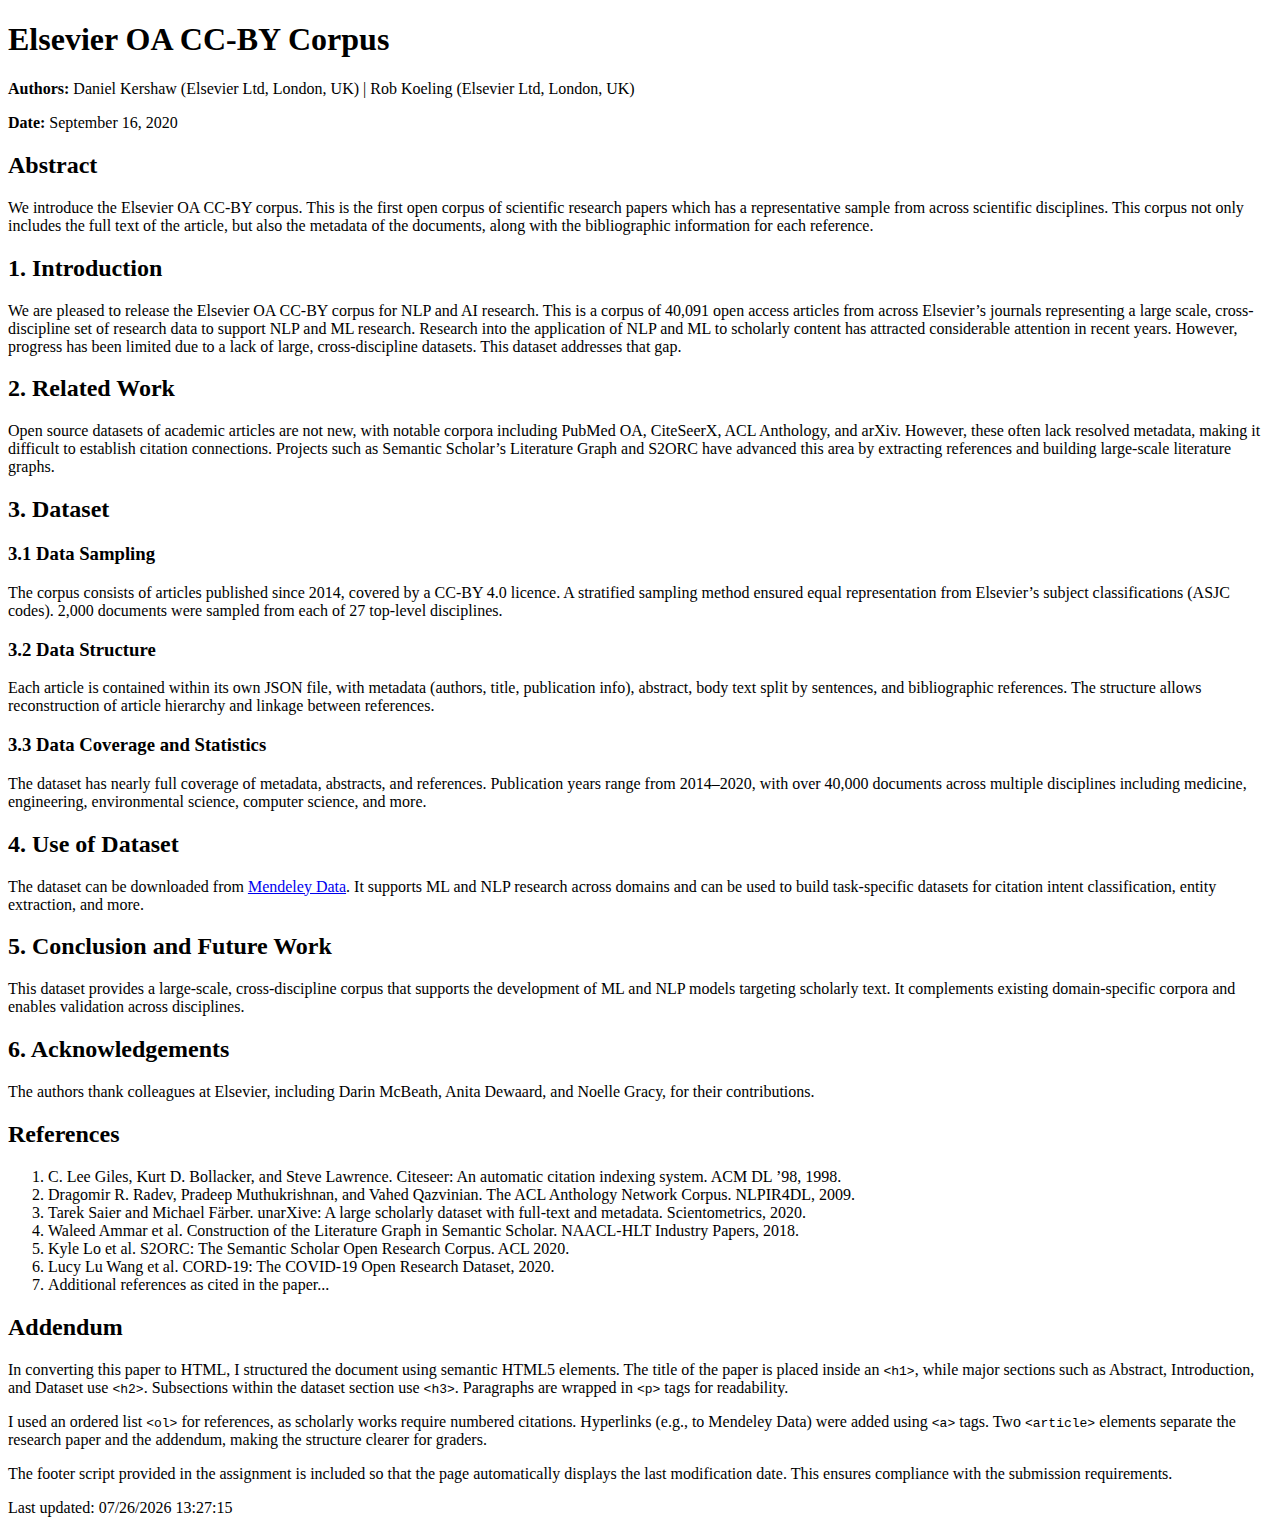
<file: lab-2/index.html>
<!DOCTYPE html>
<html lang="en">
<head>
    <meta charset="UTF-8">
    <meta name="viewport" content="width=device-width, initial-scale=1.0">
    <title>Elsevier OA CC-BY Corpus - HTML Conversion</title>
</head>
<body>
    <!-- Main Research Paper -->
    <article>
        <h1>Elsevier OA CC-BY Corpus</h1>
        <p><strong>Authors:</strong> Daniel Kershaw (Elsevier Ltd, London, UK) | Rob Koeling (Elsevier Ltd, London, UK)</p>
        <p><strong>Date:</strong> September 16, 2020</p>

        <h2>Abstract</h2>
        <p>
            We introduce the Elsevier OA CC-BY corpus. This is the first open corpus of scientific research papers 
            which has a representative sample from across scientific disciplines. This corpus not only includes 
            the full text of the article, but also the metadata of the documents, along with the bibliographic 
            information for each reference.
        </p>

        <h2>1. Introduction</h2>
        <p>
            We are pleased to release the Elsevier OA CC-BY corpus for NLP and AI research. This is a corpus of 
            40,091 open access articles from across Elsevier’s journals representing a large scale, cross-discipline 
            set of research data to support NLP and ML research. Research into the application of NLP and ML to 
            scholarly content has attracted considerable attention in recent years. However, progress has been 
            limited due to a lack of large, cross-discipline datasets. This dataset addresses that gap.
        </p>

        <h2>2. Related Work</h2>
        <p>
            Open source datasets of academic articles are not new, with notable corpora including PubMed OA, 
            CiteSeerX, ACL Anthology, and arXiv. However, these often lack resolved metadata, making it difficult 
            to establish citation connections. Projects such as Semantic Scholar’s Literature Graph and S2ORC have 
            advanced this area by extracting references and building large-scale literature graphs.
        </p>

        <h2>3. Dataset</h2>
        <h3>3.1 Data Sampling</h3>
        <p>
            The corpus consists of articles published since 2014, covered by a CC-BY 4.0 licence. A stratified sampling 
            method ensured equal representation from Elsevier’s subject classifications (ASJC codes). 2,000 documents 
            were sampled from each of 27 top-level disciplines.
        </p>

        <h3>3.2 Data Structure</h3>
        <p>
            Each article is contained within its own JSON file, with metadata (authors, title, publication info), 
            abstract, body text split by sentences, and bibliographic references. The structure allows reconstruction 
            of article hierarchy and linkage between references.
        </p>

        <h3>3.3 Data Coverage and Statistics</h3>
        <p>
            The dataset has nearly full coverage of metadata, abstracts, and references. Publication years range from 
            2014–2020, with over 40,000 documents across multiple disciplines including medicine, engineering, 
            environmental science, computer science, and more.
        </p>

        <h2>4. Use of Dataset</h2>
        <p>
            The dataset can be downloaded from <a href="https://data.mendeley.com/datasets/zm33cdndxs/3" target="_blank">
            Mendeley Data</a>. It supports ML and NLP research across domains and can be used to build task-specific 
            datasets for citation intent classification, entity extraction, and more.
        </p>

        <h2>5. Conclusion and Future Work</h2>
        <p>
            This dataset provides a large-scale, cross-discipline corpus that supports the development of ML and NLP 
            models targeting scholarly text. It complements existing domain-specific corpora and enables validation 
            across disciplines.
        </p>

        <h2>6. Acknowledgements</h2>
        <p>
            The authors thank colleagues at Elsevier, including Darin McBeath, Anita Dewaard, and Noelle Gracy, 
            for their contributions.
        </p>

        <h2>References</h2>
        <ol>
            <li>C. Lee Giles, Kurt D. Bollacker, and Steve Lawrence. Citeseer: An automatic citation indexing system. ACM DL ’98, 1998.</li>
            <li>Dragomir R. Radev, Pradeep Muthukrishnan, and Vahed Qazvinian. The ACL Anthology Network Corpus. NLPIR4DL, 2009.</li>
            <li>Tarek Saier and Michael Färber. unarXive: A large scholarly dataset with full-text and metadata. Scientometrics, 2020.</li>
            <li>Waleed Ammar et al. Construction of the Literature Graph in Semantic Scholar. NAACL-HLT Industry Papers, 2018.</li>
            <li>Kyle Lo et al. S2ORC: The Semantic Scholar Open Research Corpus. ACL 2020.</li>
            <li>Lucy Lu Wang et al. CORD-19: The COVID-19 Open Research Dataset, 2020.</li>
            <li>Additional references as cited in the paper...</li>
        </ol>
    </article>

    <!-- Addendum -->
    <article>
        <h2>Addendum</h2>
        <p>
            In converting this paper to HTML, I structured the document using semantic HTML5 elements. The title of 
            the paper is placed inside an <code>&lt;h1&gt;</code>, while major sections such as Abstract, Introduction, and 
            Dataset use <code>&lt;h2&gt;</code>. Subsections within the dataset section use <code>&lt;h3&gt;</code>. Paragraphs 
            are wrapped in <code>&lt;p&gt;</code> tags for readability.
        </p>
        <p>
            I used an ordered list <code>&lt;ol&gt;</code> for references, as scholarly works require numbered citations. 
            Hyperlinks (e.g., to Mendeley Data) were added using <code>&lt;a&gt;</code> tags. Two <code>&lt;article&gt;</code> 
            elements separate the research paper and the addendum, making the structure clearer for graders.
        </p>
        <p>
            The footer script provided in the assignment is included so that the page automatically displays the last 
            modification date. This ensures compliance with the submission requirements.
        </p>
    </article>

    <!-- Footer with last modified script -->
    <footer>
        <p>Last updated: <span id="lastModified"></span></p>
    </footer>
    <script type="text/javascript">
        var x = document.lastModified;
        document.getElementById('lastModified').textContent = x;
    </script>
</body>
</html>
</file>
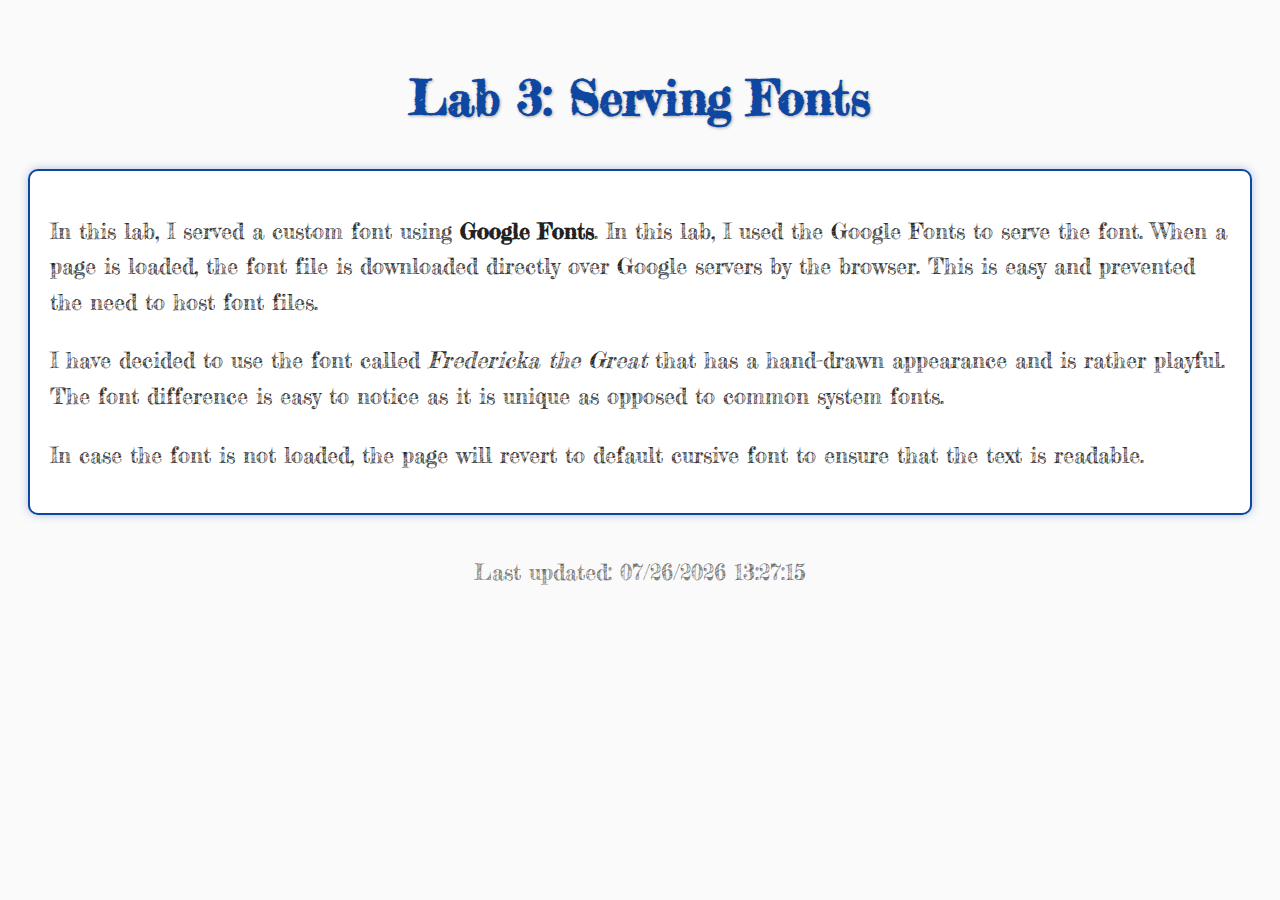
<file: lab-3/index.html>
<!DOCTYPE html>
<html lang="en">
<head>
  <meta charset="utf-8" />
  <title>ITC505 Lab 3 — Serving Fonts with Google Fonts</title>

  <!-- Link to Google Fonts (Fredericka the Great) -->
  <link rel="preconnect" href="https://fonts.googleapis.com">
  <link rel="preconnect" href="https://fonts.gstatic.com" crossorigin>
  <link href="https://fonts.googleapis.com/css2?family=Fredericka+the+Great&display=swap" rel="stylesheet">

  <style>
    body {
      font-family: 'Fredericka the Great', cursive;
      background-color: #fafafa;
      color: #222;
      padding: 20px;
      line-height: 1.6;
    }

    h1 {
      font-size: 3rem;
      text-align: center;
      color: #0d47a1;
      text-shadow: 1px 1px 3px #aaa;
    }

    p {
      font-size: 1.4rem;
      margin-bottom: 20px;
    }

    .explanation {
      background: #ffffff;
      padding: 20px;
      border: 2px solid #0d47a1;
      border-radius: 10px;
      box-shadow: 0 0 10px rgba(13, 71, 161, 0.3);
    }

    footer {
      margin-top: 40px;
      text-align: center;
      font-size: 0.9rem;
      color: #666;
    }
  </style>
</head>
<body>
  <h1>Lab 3: Serving Fonts</h1>

  <div class="explanation">
    <p>
      In this lab, I served a custom font using <strong>Google Fonts</strong>.  
      In this lab, I used the Google Fonts to serve the font.   
      When a page is loaded, the font file is downloaded directly over Google servers by the browser.  
      This is easy and prevented the need to host font files.
    </p>
    <p>
      I have decided to use the font called <em>Fredericka the Great</em> that has a hand-drawn appearance and is rather playful.  
      The font difference is easy to notice as it is unique as opposed to common system fonts.
    </p>
    <p>
      In case the font is not loaded, the page will revert to default cursive font to ensure that the text is readable.
    </p>
  </div>

  <!-- Required footer -->
  <footer>
    <p>Last updated: <span id="lastModified"></span></p>
  </footer>
  <script type="text/javascript">
    var x = document.lastModified;
    document.getElementById('lastModified').textContent = x;
  </script>
</body>
</html>
</file>
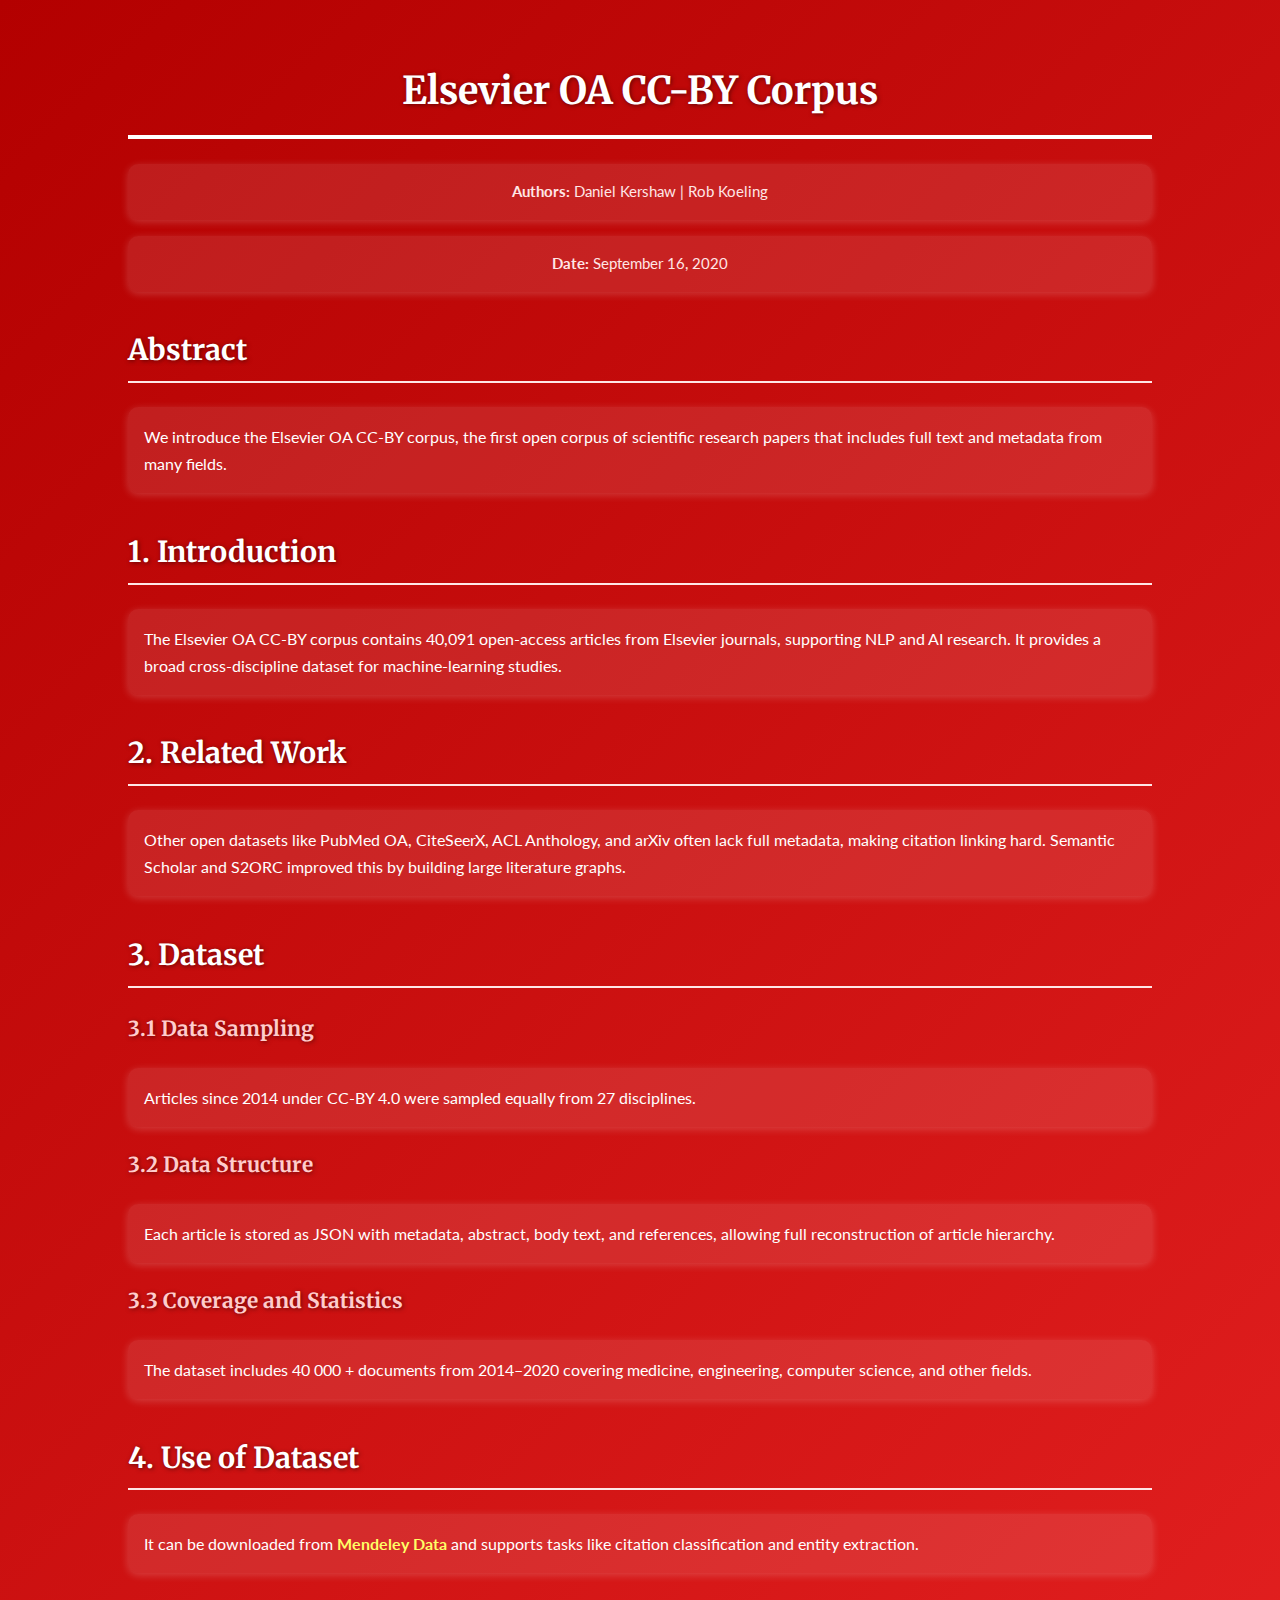
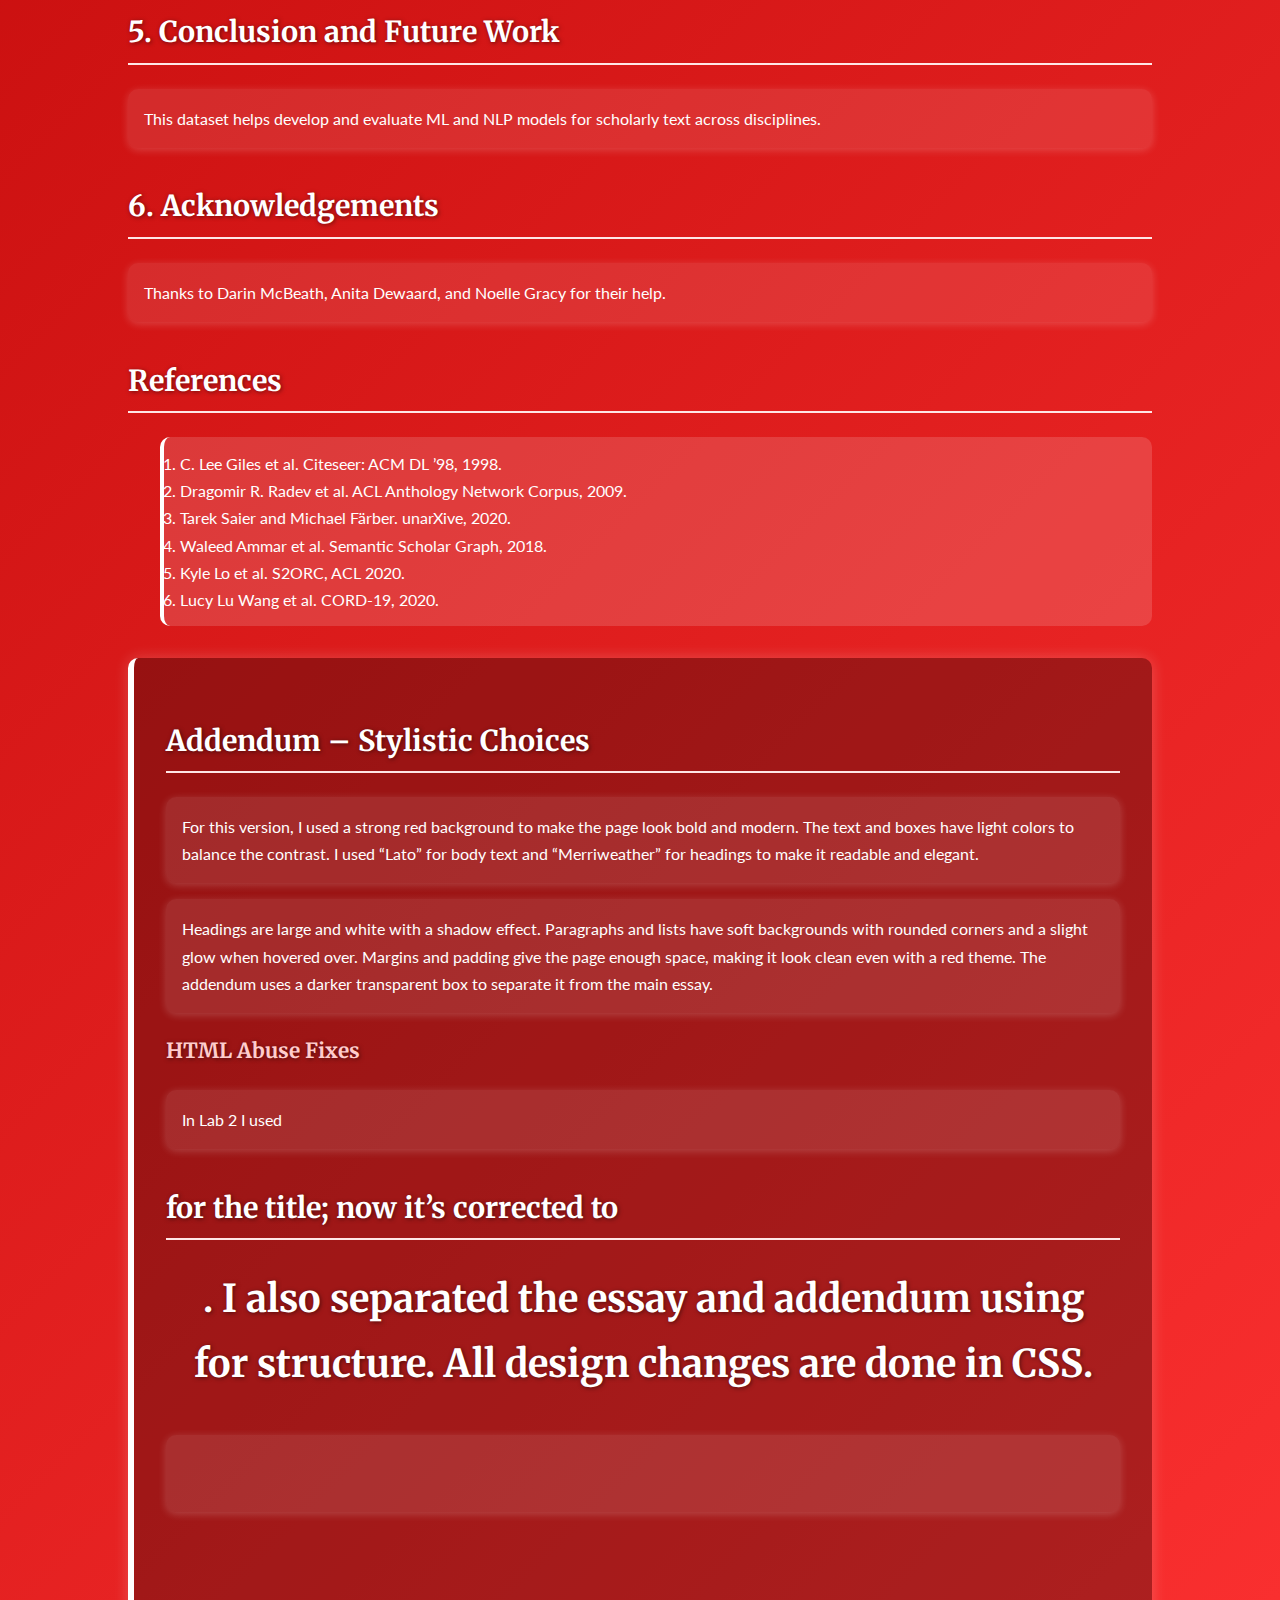
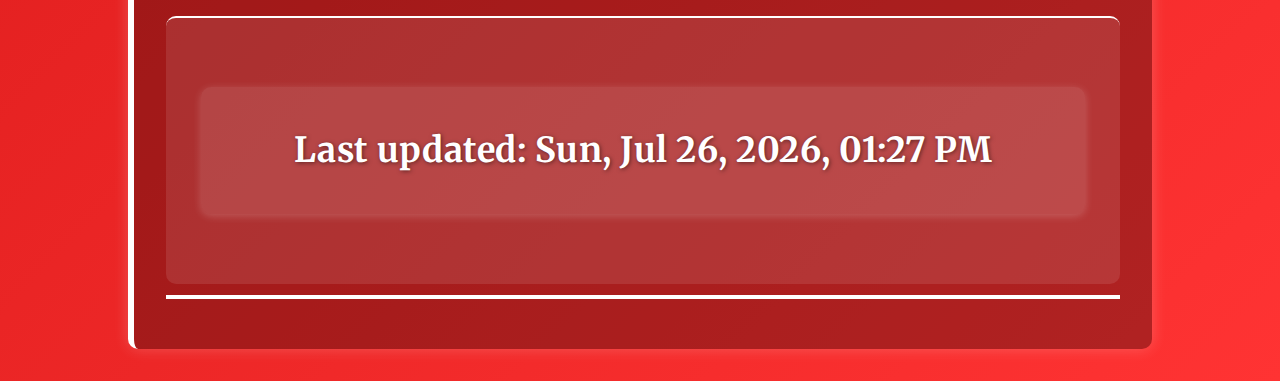
<file: lab-4/index.html>
<!DOCTYPE html>
<html lang="en">
<head>
  <meta charset="UTF-8" />
  <meta name="viewport" content="width=device-width, initial-scale=1.0" />
  <title>Elsevier OA CC-BY Corpus – Styled Version</title>
  <link rel="stylesheet" href="styles.css" />
</head>

<body>
  <article class="paper">
    <h1>Elsevier OA CC-BY Corpus</h1>
    <p class="meta"><strong>Authors:</strong> Daniel Kershaw | Rob Koeling</p>
    <p class="meta"><strong>Date:</strong> September 16, 2020</p>

    <h2>Abstract</h2>
    <p>
      We introduce the Elsevier OA CC-BY corpus, the first open corpus of scientific
      research papers that includes full text and metadata from many fields.
    </p>

    <h2>1. Introduction</h2>
    <p>
      The Elsevier OA CC-BY corpus contains 40,091 open-access articles from
      Elsevier journals, supporting NLP and AI research. It provides a broad
      cross-discipline dataset for machine-learning studies.
    </p>

    <h2>2. Related Work</h2>
    <p>
      Other open datasets like PubMed OA, CiteSeerX, ACL Anthology, and arXiv
      often lack full metadata, making citation linking hard.
      Semantic Scholar and S2ORC improved this by building large literature graphs.
    </p>

    <h2>3. Dataset</h2>
    <h3>3.1 Data Sampling</h3>
    <p>
      Articles since 2014 under CC-BY 4.0 were sampled equally from 27 disciplines.
    </p>

    <h3>3.2 Data Structure</h3>
    <p>
      Each article is stored as JSON with metadata, abstract, body text, and references,
      allowing full reconstruction of article hierarchy.
    </p>

    <h3>3.3 Coverage and Statistics</h3>
    <p>
      The dataset includes 40 000 + documents from 2014–2020 covering medicine,
      engineering, computer science, and other fields.
    </p>

    <h2>4. Use of Dataset</h2>
    <p>
      It can be downloaded from 
      <a href="https://data.mendeley.com/datasets/zm33cdndxs/3" target="_blank">
        Mendeley Data
      </a>
      and supports tasks like citation classification and entity extraction.
    </p>

    <h2>5. Conclusion and Future Work</h2>
    <p>
      This dataset helps develop and evaluate ML and NLP models for scholarly text
      across disciplines.
    </p>

    <h2>6. Acknowledgements</h2>
    <p>
      Thanks to Darin McBeath, Anita Dewaard, and Noelle Gracy for their help.
    </p>

    <h2>References</h2>
    <ol>
      <li>C. Lee Giles et al. Citeseer: ACM DL ’98, 1998.</li>
      <li>Dragomir R. Radev et al. ACL Anthology Network Corpus, 2009.</li>
      <li>Tarek Saier and Michael Färber. unarXive, 2020.</li>
      <li>Waleed Ammar et al. Semantic Scholar Graph, 2018.</li>
      <li>Kyle Lo et al. S2ORC, ACL 2020.</li>
      <li>Lucy Lu Wang et al. CORD-19, 2020.</li>
    </ol>
  </article>

  <article class="addendum">
    <h2>Addendum – Stylistic Choices</h2>
    <p>
      For this version, I used a strong red background to make the page look bold
      and modern. The text and boxes have light colors to balance the contrast. I
      used “Lato” for body text and “Merriweather” for headings to make it readable
      and elegant.
    </p>
    <p>
      Headings are large and white with a shadow effect. Paragraphs and lists have
      soft backgrounds with rounded corners and a slight glow when hovered over.
      Margins and padding give the page enough space, making it look clean even with
      a red theme. The addendum uses a darker transparent box to separate it from
      the main essay.
    </p>

    <h3>HTML Abuse Fixes</h3>
    <p>
      In Lab 2 I used <h2> for the title; now it’s corrected to <h1>. I also
      separated the essay and addendum using <article> for structure. All design
      changes are done in CSS.
    </p>
  </article>

  <footer>
    <p>Last updated: <span id="lastModified"></span></p>
  </footer>

  <script>
    // Display last modified date & time
    const x = new Date(document.lastModified);
    document.getElementById("lastModified").textContent =
      x.toLocaleString("en-US", {
        weekday: "short",
        year: "numeric",
        month: "short",
        day: "numeric",
        hour: "2-digit",
        minute: "2-digit",
      });
  </script>
</body>
</html>
</file>
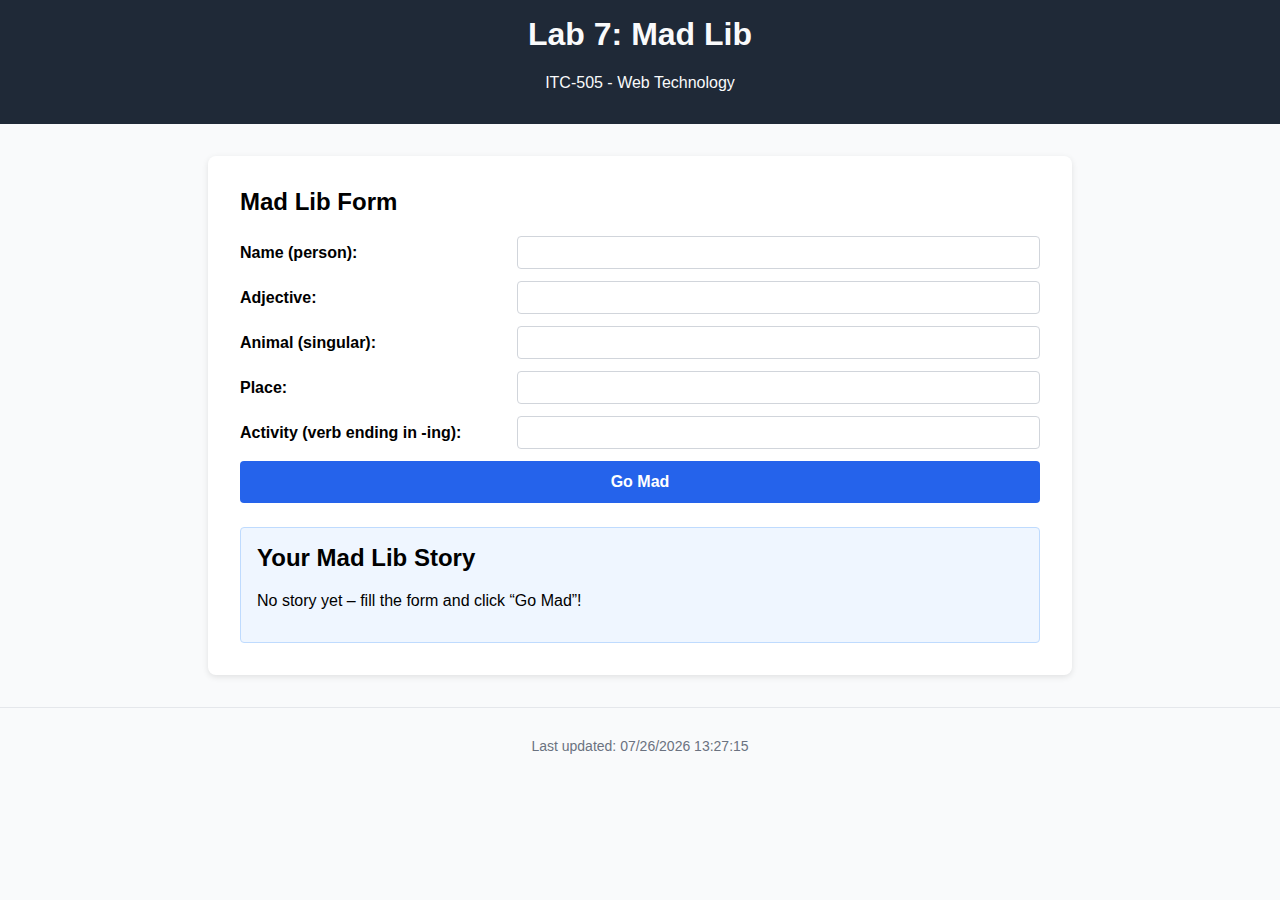
<file: lab-7-dummy/index.html>
<!DOCTYPE html>
<html lang="en">
<head>
  <meta charset="UTF-8" />
  <title>Lab 7: Mad Lib - ITC505</title>
  <style>
    body {
      font-family: Arial, Helvetica, sans-serif;
      background-color: #f9fafb;
      margin: 0;
      padding: 0;
    }
    header {
      background-color: #1f2937;
      color: #f9fafb;
      padding: 1rem;
      text-align: center;
    }
    main {
      max-width: 800px;
      margin: 2rem auto;
      background-color: #ffffff;
      padding: 2rem;
      border-radius: 8px;
      box-shadow: 0 2px 6px rgba(0,0,0,0.1);
    }
    h1, h2 {
      margin-top: 0;
    }
    form {
      display: grid;
      grid-template-columns: 1fr 2fr;
      gap: 0.75rem 1rem;
      margin-bottom: 1.5rem;
    }
    label {
      font-weight: bold;
      align-self: center;
    }
    input[type="text"] {
      padding: 0.5rem;
      border-radius: 4px;
      border: 1px solid #d1d5db;
    }
    button {
      grid-column: 1 / -1;
      padding: 0.75rem 1rem;
      border-radius: 4px;
      border: none;
      cursor: pointer;
      font-size: 1rem;
      font-weight: bold;
      background-color: #2563eb;
      color: white;
    }
    button:hover {
      background-color: #1d4ed8;
    }
    #storyResult {
      padding: 1rem;
      border-radius: 4px;
      background-color: #eff6ff;
      border: 1px solid #bfdbfe;
    }
    #storyResult p {
      margin-top: 0.25rem;
    }
    footer {
      margin-top: 2rem;
      padding-top: 1rem;
      border-top: 1px solid #e5e7eb;
      font-size: 0.875rem;
      color: #6b7280;
      text-align: center;
    }
  </style>
</head>
<body>
  <header>
    <h1>Lab 7: Mad Lib</h1>
    <p>ITC-505 - Web Technology</p>
  </header>
  <main>
    <h2>Mad Lib Form</h2>
    <form action="/ITC505/lab-7/index.html" method="POST">
      <label for="name">Name (person):</label>
      <input type="text" id="name" name="name" required />

      <label for="adjective">Adjective:</label>
      <input type="text" id="adjective" name="adjective" required />

      <label for="animal">Animal (singular):</label>
      <input type="text" id="animal" name="animal" required />

      <label for="place">Place:</label>
      <input type="text" id="place" name="place" required />

      <label for="activity">Activity (verb ending in -ing):</label>
      <input type="text" id="activity" name="activity" required />

      <button type="submit">Go Mad</button>
    </form>

    <section id="storyResult">
      <h2>Your Mad Lib Story</h2>
      <p>No story yet – fill the form and click “Go Mad”!</p>
    </section>
  </main>

  <footer>
    <p>Last updated:
      <span id="lastModified"></span>
    </p>
  </footer>
  <script type="text/javascript">
    var x = document.lastModified;
    document.getElementById('lastModified').textContent = x;
  </script>
</body>
</html>
</file>
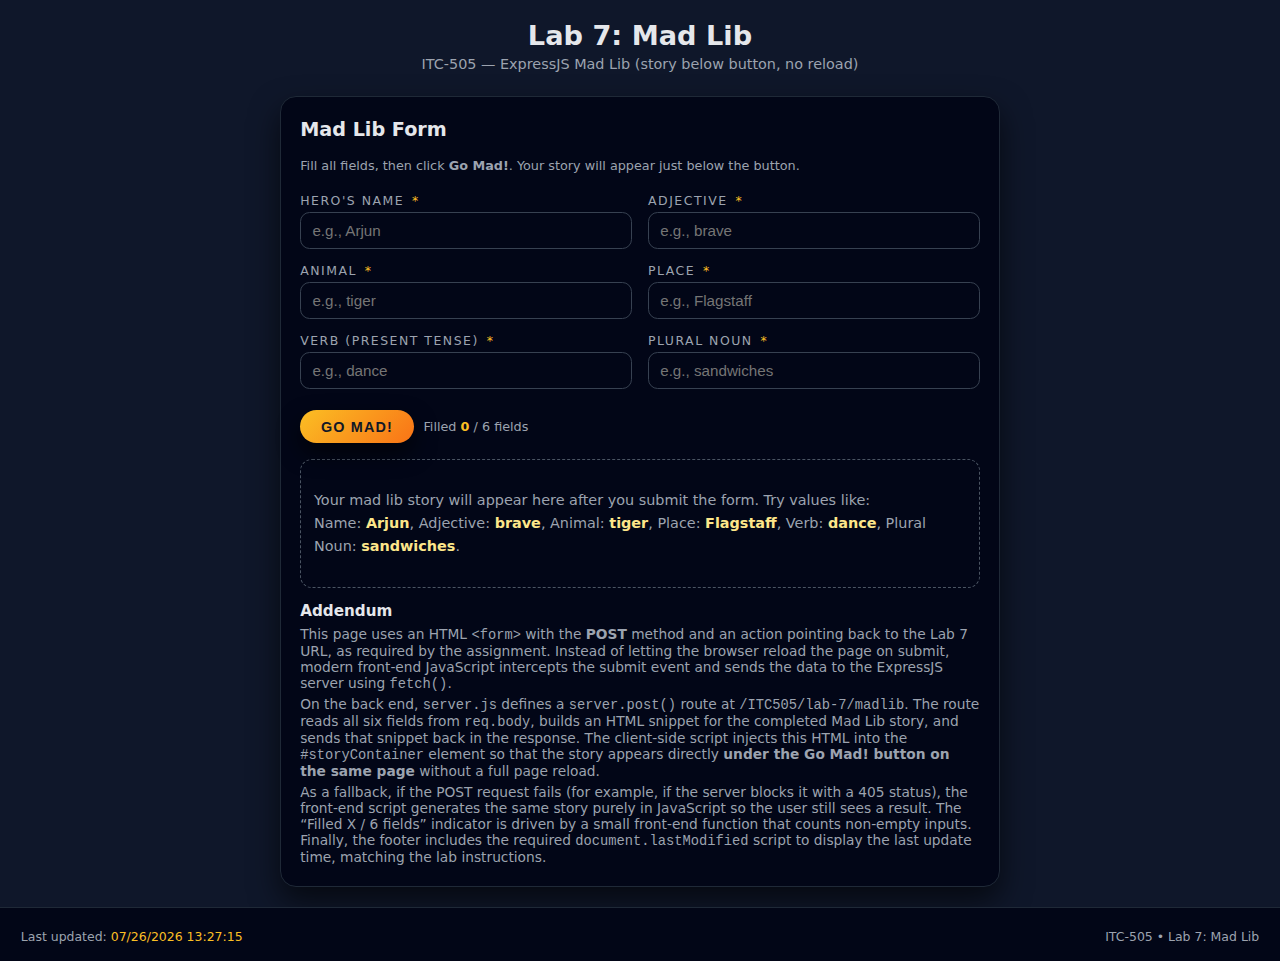
<file: lab-7/index.html>
<!DOCTYPE html>
<html lang="en">
<head>
  <meta charset="UTF-8">
  <title>ITC505 Lab 7: Mad Lib</title>
  <meta name="viewport" content="width=device-width, initial-scale=1.0">
  <style>
    body {
      margin: 0;
      font-family: system-ui, -apple-system, BlinkMacSystemFont, 'Segoe UI', sans-serif;
      background: #0f172a;
      color: #e5e7eb;
      min-height: 100vh;
      display: flex;
      flex-direction: column;
    }
    header {
      text-align: center;
      padding: 1.25rem 0.75rem 0.5rem;
    }
    header h1 {
      margin: 0;
      font-size: 1.7rem;
    }
    header p {
      margin: 0.3rem 0 0;
      font-size: 0.9rem;
      color: #9ca3af;
    }
    main {
      flex: 1;
      width: min(720px, 100% - 2rem);
      margin: 0 auto 1.25rem;
    }
    .card {
      margin-top: 1rem;
      background: #020617;
      border-radius: 1rem;
      padding: 1.3rem 1.2rem 1rem;
      border: 1px solid #1f2937;
      box-shadow: 0 14px 30px rgba(0, 0, 0, 0.6);
    }
    h2 {
      margin-top: 0;
      font-size: 1.2rem;
    }
    form {
      display: grid;
      grid-template-columns: 1fr 1fr;
      gap: 0.9rem 1rem;
      margin-top: 0.4rem;
    }
    @media (max-width: 600px) {
      form {
        grid-template-columns: 1fr;
      }
    }
    .field {
      display: flex;
      flex-direction: column;
      gap: 0.25rem;
    }
    label {
      font-size: 0.78rem;
      text-transform: uppercase;
      letter-spacing: 0.12em;
      color: #9ca3af;
    }
    label span.req {
      color: #fbbf24;
      margin-left: 0.15rem;
    }
    input[type="text"] {
      padding: 0.55rem 0.7rem;
      border-radius: 0.6rem;
      border: 1px solid #374151;
      background: #020617;
      color: #e5e7eb;
      font-size: 0.95rem;
      outline: none;
    }
    input[type="text"]:focus {
      border-color: #fbbf24;
      box-shadow: 0 0 0 1px rgba(251, 191, 36, 0.7);
    }
    .hint {
      grid-column: 1 / -1;
      font-size: 0.8rem;
      color: #9ca3af;
      margin: 0.1rem 0 0.35rem;
    }
    .actions {
      grid-column: 1 / -1;
      display: flex;
      align-items: center;
      gap: 0.6rem;
      margin-top: 0.2rem;
    }
    button[type="submit"] {
      border: none;
      border-radius: 999px;
      padding: 0.55rem 1.3rem;
      font-size: 0.9rem;
      font-weight: 600;
      letter-spacing: 0.08em;
      text-transform: uppercase;
      cursor: pointer;
      background: linear-gradient(135deg, #fbbf24, #f97316);
      color: #111827;
      box-shadow: 0 10px 22px rgba(0, 0, 0, 0.65);
    }
    .progress {
      font-size: 0.8rem;
      color: #9ca3af;
    }
    .progress strong {
      color: #fbbf24;
    }
    .error {
      margin: 0.3rem 0 0.4rem;
      font-size: 0.85rem;
      color: #f97373;
    }
    .story {
      margin-top: 0.75rem;
      padding: 0.9rem 0.8rem;
      border-radius: 0.75rem;
      background: #020617;
      border: 1px dashed #4b5563;
      font-size: 0.95rem;
      line-height: 1.6;
    }
    .story strong {
      color: #fde68a;
    }
    .placeholder {
      color: #9ca3af;
      font-size: 0.9rem;
    }
    #addendum {
      margin-top: 0.9rem;
      font-size: 0.86rem;
      color: #9ca3af;
    }
    #addendum h3 {
      margin: 0 0 0.35rem;
      font-size: 0.95rem;
      color: #e5e7eb;
    }
    #addendum p {
      margin: 0.3rem 0;
    }
    footer {
      border-top: 1px solid #1f2937;
      padding: 0.55rem 1.3rem 0.65rem;
      font-size: 0.78rem;
      color: #9ca3af;
      display: flex;
      justify-content: space-between;
      align-items: center;
      flex-wrap: wrap;
      gap: 0.4rem;
      background: #020617;
    }
    #lastModified {
      color: #fbbf24;
    }
  </style>
</head>
<body>
  <header>
    <h1>Lab 7: Mad Lib</h1>
    <p>ITC-505 &mdash; ExpressJS Mad Lib (story below button, no reload)</p>
  </header>

  <main>
    <section class="card">
      <h2>Mad Lib Form</h2>

      <!-- Form uses POST and this URL for rubric, but JS will intercept -->
      <form id="madlibForm" action="/ITC505/lab-7/index.html" method="POST">
        <p class="hint">
          Fill all fields, then click <strong>Go Mad!</strong>. Your story will appear just below the button.
        </p>

        <div class="field">
          <label for="heroName">Hero's Name <span class="req">*</span></label>
          <input type="text" id="heroName" name="heroName" placeholder="e.g., Arjun" required>
        </div>

        <div class="field">
          <label for="adjective">Adjective <span class="req">*</span></label>
          <input type="text" id="adjective" name="adjective" placeholder="e.g., brave" required>
        </div>

        <div class="field">
          <label for="animal">Animal <span class="req">*</span></label>
          <input type="text" id="animal" name="animal" placeholder="e.g., tiger" required>
        </div>

        <div class="field">
          <label for="place">Place <span class="req">*</span></label>
          <input type="text" id="place" name="place" placeholder="e.g., Flagstaff" required>
        </div>

        <div class="field">
          <label for="verb">Verb (present tense) <span class="req">*</span></label>
          <input type="text" id="verb" name="verb" placeholder="e.g., dance" required>
        </div>

        <div class="field">
          <label for="pluralNoun">Plural Noun <span class="req">*</span></label>
          <input type="text" id="pluralNoun" name="pluralNoun" placeholder="e.g., sandwiches" required>
        </div>

        <div class="actions">
          <button type="submit">Go Mad!</button>
          <p class="progress" id="progressText">
            Filled <strong>0</strong> / 6 fields
          </p>
        </div>
      </form>

      <!-- Story appears directly under Go Mad! -->
      <div id="storyContainer" class="story">
        <p class="placeholder">
          Your mad lib story will appear here after you submit the form. Try values like:<br>
          Name: <strong>Arjun</strong>, Adjective: <strong>brave</strong>, Animal: <strong>tiger</strong>,
          Place: <strong>Flagstaff</strong>, Verb: <strong>dance</strong>, Plural Noun: <strong>sandwiches</strong>.
        </p>
      </div>

      <div id="addendum">
        <h3>Addendum</h3>
        <p>
          This page uses an HTML <code>&lt;form&gt;</code> with the <strong>POST</strong> method and an action
          pointing back to the Lab 7 URL, as required by the assignment. Instead of letting the browser reload the
          page on submit, modern front-end JavaScript intercepts the submit event and sends the data to the ExpressJS
          server using <code>fetch()</code>.
        </p>
        <p>
          On the back end, <code>server.js</code> defines a <code>server.post()</code> route at
          <code>/ITC505/lab-7/madlib</code>. The route reads all six fields from <code>req.body</code>, builds an
          HTML snippet for the completed Mad Lib story, and sends that snippet back in the response. The client-side
          script injects this HTML into the <code>#storyContainer</code> element so that the story appears directly
          <strong>under the Go Mad! button on the same page</strong> without a full page reload.
        </p>
        <p>
          As a fallback, if the POST request fails (for example, if the server blocks it with a 405 status), the
          front-end script generates the same story purely in JavaScript so the user still sees a result. The
          “Filled X / 6 fields” indicator is driven by a small front-end function that counts non-empty inputs.
          Finally, the footer includes the required <code>document.lastModified</code> script to display the last
          update time, matching the lab instructions.
        </p>
      </div>
    </section>
  </main>

  <footer>
    <p>Last updated: <span id="lastModified"></span></p>
    <p>ITC-505 &bull; Lab 7: Mad Lib</p>
  </footer>

  <script type="text/javascript">
    // Required Last Modified script
    var x = document.lastModified;
    document.getElementById('lastModified').textContent = x;

    // Progress counter
    const inputs = Array.from(document.querySelectorAll('#madlibForm input[type="text"]'));
    const progressEl = document.getElementById('progressText');

    function updateProgress() {
      const filled = inputs.filter(i => i.value.trim().length > 0).length;
      progressEl.innerHTML = 'Filled <strong>' + filled + '</strong> / ' + inputs.length + ' fields';
    }
    inputs.forEach(input => input.addEventListener('input', updateProgress));
    updateProgress();

    // AJAX submit: no page reload, story appears under the button
    const form = document.getElementById('madlibForm');
    const storyContainer = document.getElementById('storyContainer');

    form.addEventListener('submit', function (event) {
      event.preventDefault(); // stop normal form submission (no reload)

      const formData = new FormData(form);
      const data = {};
      formData.forEach((value, key) => {
        data[key] = value.trim();
      });

      // Simple front-end validation
      const allFilled = Object.values(data).every(v => v.length > 0);
      if (!allFilled) {
        storyContainer.innerHTML = '<p class="error">Please fill out <strong>all six</strong> fields before going mad.</p>';
        return;
      }

      // Try sending to the Express back end
      fetch('/ITC505/lab-7/madlib', {
        method: 'POST',
        headers: {
          'Content-Type': 'application/json'
        },
        body: JSON.stringify(data)
      })
      .then(async (response) => {
        const text = await response.text();
        if (!response.ok) {
          // If server returns 405/400/etc., fall back to client-side story
          throw new Error('Server error: ' + response.status);
        }
        storyContainer.innerHTML = text;
      })
      .catch((err) => {
        console.warn('Falling back to client-side story:', err);

        // Fallback: build the same story on the client so you still see output
        const { heroName, adjective, animal, place, verb, pluralNoun } = data;
        storyContainer.innerHTML = `
          <p>
            Once upon a chilly evening in <strong>${place}</strong>, there lived a very
            <strong>${adjective}</strong> <strong>${animal}</strong> named
            <strong>${heroName}</strong>.
          </p>
          <p>
            Every day, ${heroName} loved to <strong>${verb}</strong> with a pile of
            <strong>${pluralNoun}</strong>, which always made the neighbors laugh.
            One day, ${heroName} brought those ${pluralNoun} to campus in
            <strong>${place}</strong> so every ITC-505 student could take a break,
            smile, and remember that even web servers can tell silly stories.
          </p>
        `;
      });
    });
  </script>
</body>
</html>
</file>
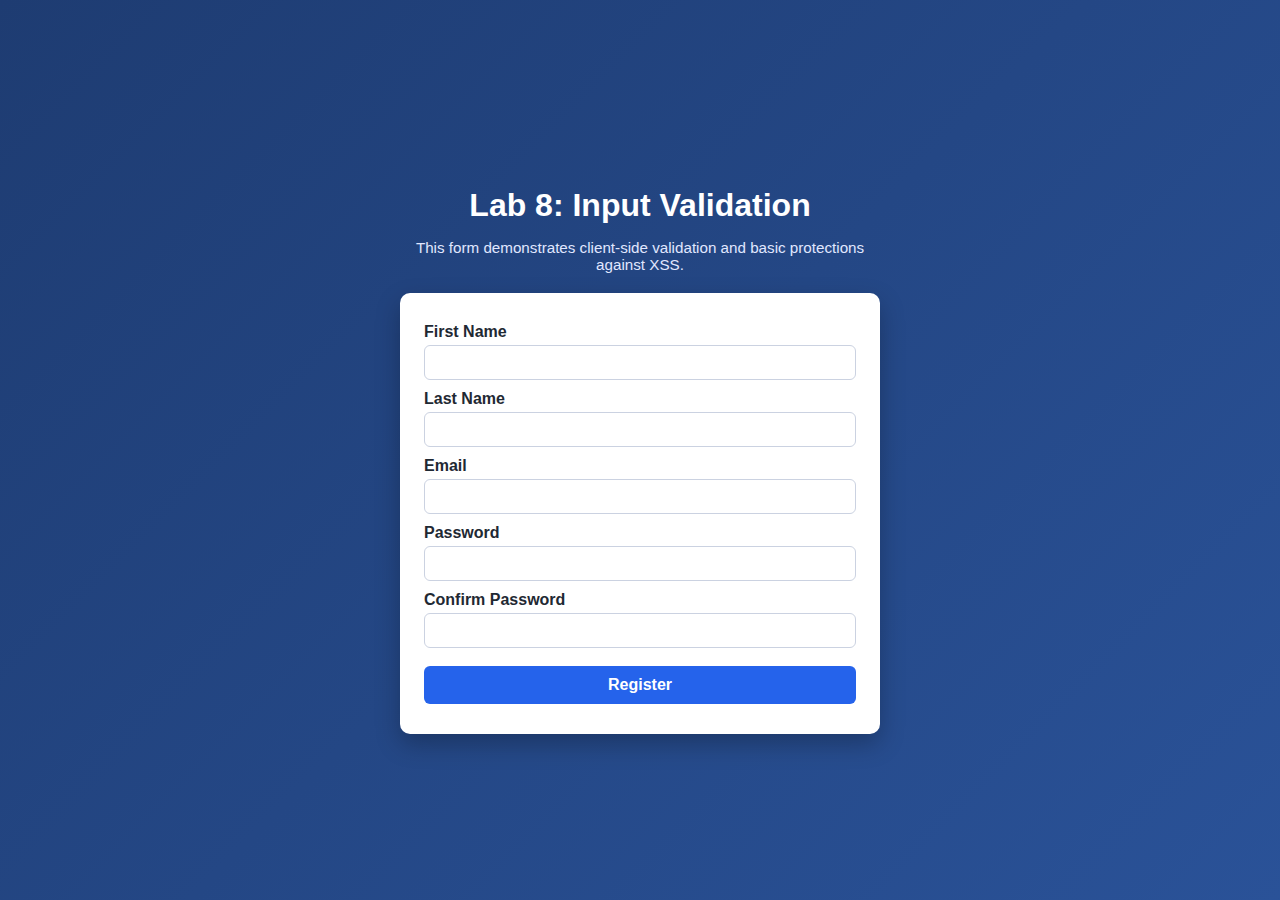
<file: lab-8/index.html>
<!DOCTYPE html>
<html lang="en">
<head>
    <meta charset="UTF-8">
    <title>Lab 8 - Input Validation</title>
    <meta name="viewport" content="width=device-width, initial-scale=1.0">

    <style>
        /* Page background + layout */
        body {
            margin: 0;
            padding: 0;
            font-family: Arial, sans-serif;
            min-height: 100vh;
            display: flex;
            align-items: center;
            justify-content: center;
            /* Nice gradient background */
            background: linear-gradient(135deg, #1e3c72, #2a5298);
        }

        .wrapper {
            max-width: 480px;
            width: 100%;
            padding: 20px;
        }

        h1 {
            text-align: center;
            color: #ffffff;
            margin-bottom: 10px;
        }

        .subtitle {
            text-align: center;
            color: #e0e7ff;
            margin-bottom: 20px;
            font-size: 0.95rem;
        }

        /* Card-style form container */
        form {
            background: #ffffff;
            border-radius: 10px;
            padding: 20px 24px;
            box-shadow: 0 10px 25px rgba(0, 0, 0, 0.25);
        }

        label {
            display: block;
            margin-top: 10px;
            font-weight: 600;
            color: #1f2933;
        }

        input {
            width: 100%;
            padding: 8px 10px;
            margin-top: 4px;
            box-sizing: border-box;
            border-radius: 6px;
            border: 1px solid #cbd2e1;
            font-size: 0.95rem;
            transition: border-color 0.2s, box-shadow 0.2s;
        }

        input:focus {
            outline: none;
            border-color: #2563eb;
            box-shadow: 0 0 0 2px rgba(37, 99, 235, 0.25);
        }

        button {
            margin-top: 18px;
            width: 100%;
            padding: 10px 0;
            border: none;
            border-radius: 6px;
            background: #2563eb;
            color: #ffffff;
            font-size: 1rem;
            font-weight: 600;
            cursor: pointer;
            transition: background 0.2s, transform 0.1s, box-shadow 0.1s;
        }

        button:hover {
            background: #1d4ed8;
            box-shadow: 0 6px 12px rgba(0, 0, 0, 0.18);
        }

        button:active {
            transform: translateY(1px);
            box-shadow: 0 3px 6px rgba(0, 0, 0, 0.18);
        }

        .error {
            color: #b00020;
            margin-top: 10px;
            font-size: 0.9rem;
        }

        .success {
            color: #0b7a0b;
            margin-top: 10px;
            font-weight: bold;
            font-size: 0.95rem;
        }
    </style>
</head>
<body>
    <div class="wrapper">
        <h1>Lab 8: Input Validation</h1>
        <p class="subtitle">
            This form demonstrates client-side validation and basic protections against XSS.
        </p>

        <form id="registrationForm" novalidate>
            <label for="firstName">First Name</label>
            <input 
                type="text" 
                id="firstName" 
                name="firstName" 
                required 
                maxlength="50"
                pattern="^[A-Za-z\\s'-]+$"
            >

            <label for="lastName">Last Name</label>
            <input 
                type="text" 
                id="lastName" 
                name="lastName" 
                required 
                maxlength="50"
                pattern="^[A-Za-z\\s'-]+$"
            >

            <label for="email">Email</label>
            <input 
                type="email" 
                id="email" 
                name="email" 
                required
            >

            <label for="password">Password</label>
            <input 
                type="password" 
                id="password" 
                name="password" 
                required 
                minlength="8"
            >

            <label for="confirmPassword">Confirm Password</label>
            <input 
                type="password" 
                id="confirmPassword" 
                name="confirmPassword" 
                required 
                minlength="8"
            >

            <button type="submit">Register</button>

            <div id="errors" class="error"></div>
            <div id="success" class="success"></div>
        </form>
    </div>

    <script src="script.js"></script>
</body>
</html>
</file>
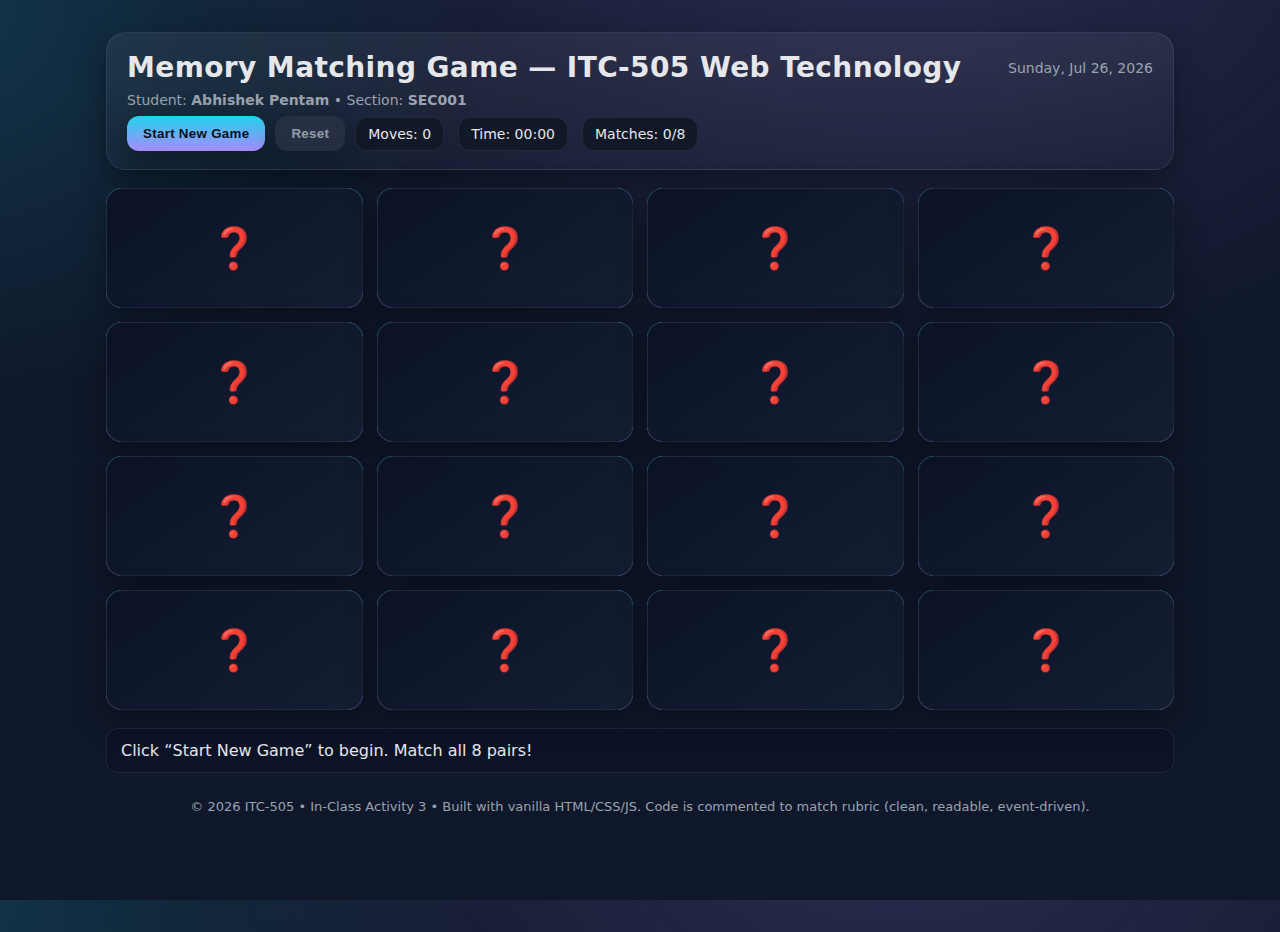
<file: memory/index.html>
<!DOCTYPE html>
<html lang="en">
<head>
  <meta charset="UTF-8" />
  <meta name="viewport" content="width=device-width, initial-scale=1" />
  <title>Memory Matching Game — ITC‑505 (Abhishek Pentam)</title>
  <style>
    :root {
      --bg: #0f172a;           /* slate-900 */
      --panel: #111827;       /* gray-900 */
      --card: #1f2937;        /* gray-800 */
      --text: #e5e7eb;        /* gray-200 */
      --accent: #22d3ee;      /* cyan-400 */
      --accent-2: #a78bfa;    /* violet-400 */
      --ok: #34d399;          /* emerald-400 */
      --bad: #fb7185;         /* rose-400 */
      --muted: #9ca3af;       /* gray-400 */
      --shadow: 0 10px 30px rgba(0,0,0,.35);
    }

    * { box-sizing: border-box; }
    html, body { height: 100%; }
    body {
      margin: 0;
      font-family: ui-sans-serif, system-ui, -apple-system, Segoe UI, Roboto, Ubuntu, Cantarell, Noto Sans, Helvetica, Arial, "Apple Color Emoji", "Segoe UI Emoji";
      background: radial-gradient(1200px 800px at 70% -10%, rgba(167,139,250,.18), transparent 60%),
                  radial-gradient(1000px 700px at -10% 0%, rgba(34,211,238,.18), transparent 60%),
                  var(--bg);
      color: var(--text);
    }

    .wrap {
      max-width: 1100px; margin: 32px auto; padding: 0 16px;
    }

    header {
      background: linear-gradient(180deg, rgba(255,255,255,.06), rgba(255,255,255,.02));
      border: 1px solid rgba(255,255,255,.08);
      border-radius: 20px; padding: 18px 20px; box-shadow: var(--shadow);
      display: grid; gap: 8px;
    }
    header .top {
      display: flex; align-items: center; justify-content: space-between; gap: 12px; flex-wrap: wrap;
    }
    h1 { font-size: clamp(20px, 2.4vw, 28px); margin: 0; letter-spacing: .4px; }
    .meta { font-size: 14px; color: var(--muted); }

    .controls { display: flex; gap: 10px; flex-wrap: wrap; align-items: center; }
    button {
      background: linear-gradient(180deg, var(--accent), var(--accent-2));
      color: #0b1020; border: none; padding: 10px 16px; border-radius: 12px; font-weight: 700;
      cursor: pointer; box-shadow: var(--shadow); letter-spacing: .3px;
    }
    button.secondary { background: #30364a; color: var(--text); }
    button:disabled { opacity: .6; cursor: not-allowed; }

    .stats { display: flex; gap: 14px; flex-wrap: wrap; }
    .stat { background: #111827; border: 1px solid rgba(255,255,255,.08); border-radius: 12px; padding: 8px 12px; font-size: 14px; }

    .board {
      margin-top: 18px; display: grid; grid-template-columns: repeat(4, minmax(80px, 1fr));
      gap: 14px; perspective: 1000px;
    }

    .card {
      position: relative; height: 120px; transform-style: preserve-3d; transition: transform .5s;
      border-radius: 16px; cursor: pointer;
    }

    .face {
      position: absolute; inset: 0; display: grid; place-items: center; font-size: 40px;
      border-radius: 16px; backface-visibility: hidden; user-select: none;
      border: 1px solid rgba(255,255,255,.08);
    }

    .front { background: var(--card); transform: rotateY(180deg); }
    .back  { background: linear-gradient(145deg, #0b1226, #141e33); color: var(--muted); }

    .card.flipped { transform: rotateY(180deg); }
    .card.matched .front { outline: 2px solid var(--ok); box-shadow: 0 0 0 3px rgba(52,211,153,.25) inset; }

    .message {
      margin-top: 18px; padding: 12px 14px; border-radius: 12px; border: 1px solid rgba(255,255,255,.08);
      background: #0b1226aa; display: none;
    }
    .message.show { display: block; }

    footer { margin: 26px 0 10px; font-size: 13px; color: var(--muted); text-align: center; }

    @media (max-width: 560px) {
      .card { height: 90px; }
      .face { font-size: 32px; }
    }
  </style>
</head>
<body>
  <div class="wrap">
    <header aria-label="Game header">
      <div class="top">
        <h1>Memory Matching Game — <span class="course">ITC‑505 Web Technology</span></h1>
        <div class="meta" id="today"></div>
      </div>
      <div class="meta">Student: <strong>Abhishek Pentam</strong> • Section: <strong>SEC001</strong></div>
      <div class="controls" role="group" aria-label="Game controls">
        <button id="startBtn" aria-label="Start a new game">Start New Game</button>
        <button id="resetBtn" class="secondary" aria-label="Reset game" disabled>Reset</button>
        <div class="stats" aria-live="polite">
          <div class="stat">Moves: <span id="moves">0</span></div>
          <div class="stat">Time: <span id="time">00:00</span></div>
          <div class="stat">Matches: <span id="matches">0</span>/8</div>
        </div>
      </div>
    </header>

    <main>
      <section class="board" id="board" aria-label="Card board" aria-live="polite"></section>
      <div id="message" class="message" role="status"></div>
    </main>

    <footer>
      © <span id="year"></span> ITC‑505 • In‑Class Activity 3 • Built with vanilla HTML/CSS/JS. Code is commented to match rubric (clean, readable, event‑driven).
    </footer>
  </div>

  <script>
    // ============================
    // ITC‑505 Memory Matching Game
    // Student: Abhishek Pentam | Course: ITC‑505 Web Technology | Section: SEC001
    // Clean, readable, and commented vanilla JS implementation using events.
    // ============================

    // --- Utilities: time, DOM helpers
    const $ = sel => document.querySelector(sel);
    const $$ = sel => Array.from(document.querySelectorAll(sel));

    const today = new Date();
    $('#today').textContent = today.toLocaleString(undefined, { weekday: 'long', year: 'numeric', month: 'short', day: 'numeric' });
    $('#year').textContent = today.getFullYear();

    // --- Game State
    const symbols = [
      '🍎','🍌','🍇','🍓','🍊','🍉','🥝','🍍' // 8 unique symbols → 16 total cards
    ];

    let deck = [];           // array of card objects {id, symbol, matched}
    let first = null;        // first flipped card element
    let second = null;       // second flipped card element
    let lock = false;        // prevent rapid clicks while checking
    let moves = 0;
    let matches = 0;
    let timerId = null;
    let secondsElapsed = 0;

    // --- Core API required by spec ---

    /** createCardArray(): returns a duplicated & id-tagged array of card descriptors */
    function createCardArray() {
      const arr = [];
      let uid = 0;
      for (const sym of symbols) {
        arr.push({ id: uid++, symbol: sym, matched: false });
        arr.push({ id: uid++, symbol: sym, matched: false });
      }
      return arr;
    }

    /** Fisher–Yates shuffle */
    function shuffleCards(array) {
      for (let i = array.length - 1; i > 0; i--) {
        const j = Math.floor(Math.random() * (i + 1));
        [array[i], array[j]] = [array[j], array[i]];
      }
      return array;
    }

    /** displayCards(): renders card elements to the board */
    function displayCards() {
      const board = $('#board');
      board.innerHTML = '';
      for (const card of deck) {
        const el = document.createElement('button');
        el.className = 'card';
        el.type = 'button';
        el.setAttribute('data-id', card.id);
        el.setAttribute('data-symbol', card.symbol);
        el.setAttribute('aria-label', 'Hidden card');
        el.innerHTML = `
          <div class="face back">❓</div>
          <div class="face front">${card.symbol}</div>
        `;
        el.addEventListener('click', onCardClick);
        board.appendChild(el);
      }
    }

    /** checkForMatch(): compares the two flipped cards */
    function checkForMatch() {
      if (!first || !second) return;
      const a = first.getAttribute('data-symbol');
      const b = second.getAttribute('data-symbol');
      const aId = Number(first.getAttribute('data-id'));
      const bId = Number(second.getAttribute('data-id'));
      const aModel = deck.find(c => c.id === aId);
      const bModel = deck.find(c => c.id === bId);

      if (a === b) {
        // Match!
        aModel.matched = bModel.matched = true;
        first.classList.add('matched');
        second.classList.add('matched');
        matches++;
        $('#matches').textContent = matches;
        announce(`Nice! You found a pair of ${a}.`);
        resetTurn();
        if (matches === symbols.length) {
          endGame(true);
        }
      } else {
        // Not a match → flip back after a short delay
        lock = true;
        announce('Not a match. Try again.');
        setTimeout(() => {
          first.classList.remove('flipped');
          second.classList.remove('flipped');
          resetTurn();
          lock = false;
        }, 750);
      }
    }

    // --- Event Handlers ---
    function onCardClick(e) {
      const el = e.currentTarget;
      if (lock || el.classList.contains('flipped') || el.classList.contains('matched')) return;

      el.classList.add('flipped');
      if (!first) {
        first = el; return;
      }
      if (!second) {
        second = el; moves++; $('#moves').textContent = moves; checkForMatch();
      }
    }

    $('#startBtn').addEventListener('click', startGame);
    $('#resetBtn').addEventListener('click', resetGame);

    function startGame() {
      deck = shuffleCards(createCardArray());
      first = second = null; lock = false; moves = 0; matches = 0; secondsElapsed = 0;
      $('#moves').textContent = '0';
      $('#matches').textContent = '0';
      $('#time').textContent = '00:00';
      displayCards();
      $('#message').classList.remove('show');
      $('#resetBtn').disabled = false;
      startTimer();
    }

    function resetGame() {
      // fresh shuffle but keep timer running continuity by resetting
      clearInterval(timerId); timerId = null; $('#time').textContent = '00:00';
      startGame();
    }

    function resetTurn() {
      first = null; second = null;
    }

    // --- Timer ---
    function startTimer() {
      if (timerId) clearInterval(timerId);
      timerId = setInterval(() => {
        secondsElapsed++;
        const m = Math.floor(secondsElapsed / 60).toString().padStart(2,'0');
        const s = (secondsElapsed % 60).toString().padStart(2,'0');
        $('#time').textContent = `${m}:${s}`;
      }, 1000);
    }

    // --- Messaging ---
    function announce(text) {
      const box = $('#message');
      box.textContent = text; box.classList.add('show');
    }

    function endGame(won) {
      clearInterval(timerId); timerId = null;
      const summary = `You won in ${moves} moves and ${$('#time').textContent}.`;
      announce(won ? `🎉 Congratulations, Abhishek! ${summary}` : 'Game over.');
      // Disable interactions on remaining unmatched cards
      $$('.card').forEach(c => c.disabled = true);
    }

    // Optional: start with a generated board but face down (requires click to start)
    (function init() {
      deck = shuffleCards(createCardArray());
      displayCards();
      announce('Click “Start New Game” to begin. Match all 8 pairs!');
    })();
  </script>
</body>
</html>
</file>
<file: lab-4/styles.css>
@import url('https://fonts.googleapis.com/css2?family=Lato:wght@400;700&family=Merriweather:wght@700&display=swap');

/* Page setup */
body {
  margin: 0 auto;
  padding: 2em 0;
  width: 80%;
  max-width: 1100px;
  font-family: 'Lato', sans-serif;
  background: linear-gradient(135deg, #b30000, #ff3333);
  color: #fff;
  line-height: 1.7;
  animation: fadeIn 1s ease-in-out;
}

/* Animations */
@keyframes fadeIn {
  from { opacity: 0; transform: translateY(20px); }
  to { opacity: 1; transform: translateY(0); }
}

/* Headings */
h1, h2, h3 {
  font-family: 'Merriweather', serif;
  color: #fff;
  text-shadow: 1px 1px 4px rgba(0,0,0,0.5);
}

h1 {
  font-size: 2.4em;
  border-bottom: 4px solid #fff;
  text-align: center;
  padding-bottom: 0.3em;
}

h2 {
  font-size: 1.8em;
  border-bottom: 2px solid #ffe6e6;
  margin-top: 1.2em;
  padding-bottom: 0.2em;
}

h3 {
  font-size: 1.3em;
  color: #ffcccc;
}

/* Paragraphs */
p {
  margin: 1em 0;
  background: rgba(255, 255, 255, 0.1);
  padding: 1em;
  border-radius: 10px;
  box-shadow: 0 2px 8px rgba(255, 255, 255, 0.2);
  transition: transform 0.3s, background 0.3s;
}
p:hover {
  background: rgba(255, 255, 255, 0.2);
  transform: scale(1.02);
}

.meta {
  font-size: 0.95em;
  color: #ffe6e6;
  text-align: center;
}

/* Links */
a {
  color: #ffff66;
  font-weight: bold;
  text-decoration: none;
  transition: color 0.3s, text-shadow 0.3s;
}
a:hover {
  color: #ffffff;
  text-shadow: 0 0 8px #ffff66;
}

/* Lists */
ol {
  margin-left: 2em;
  background: rgba(255, 255, 255, 0.15);
  border-left: 4px solid #fff;
  padding: 0.8em 1em;
  border-radius: 10px;
}

/* Addendum */
.addendum {
  background: rgba(0, 0, 0, 0.3);
  border-left: 6px solid #fff;
  padding: 1.5em 2em;
  margin-top: 2em;
  border-radius: 10px;
  box-shadow: 0 0 15px rgba(255, 255, 255, 0.2);
}

/* Footer */
footer {
  border-top: 2px solid #fff;
  margin-top: 3em;
  padding-top: 1em;
  text-align: center;
  color: #fff;
  font-size: 0.9em;
  letter-spacing: 0.5px;
  background: rgba(255, 255, 255, 0.1);
  border-radius: 10px;
  padding: 1em;
}

/* Scrollbar */
::-webkit-scrollbar {
  width: 10px;
}
::-webkit-scrollbar-thumb {
  background: #800000;
  border-radius: 5px;
}
::-webkit-scrollbar-thumb:hover {
  background: #ff4d4d;
}

/* Responsive */
@media (max-width: 1200px) {
  body {
    width: 90%;
  }
}
</file>
